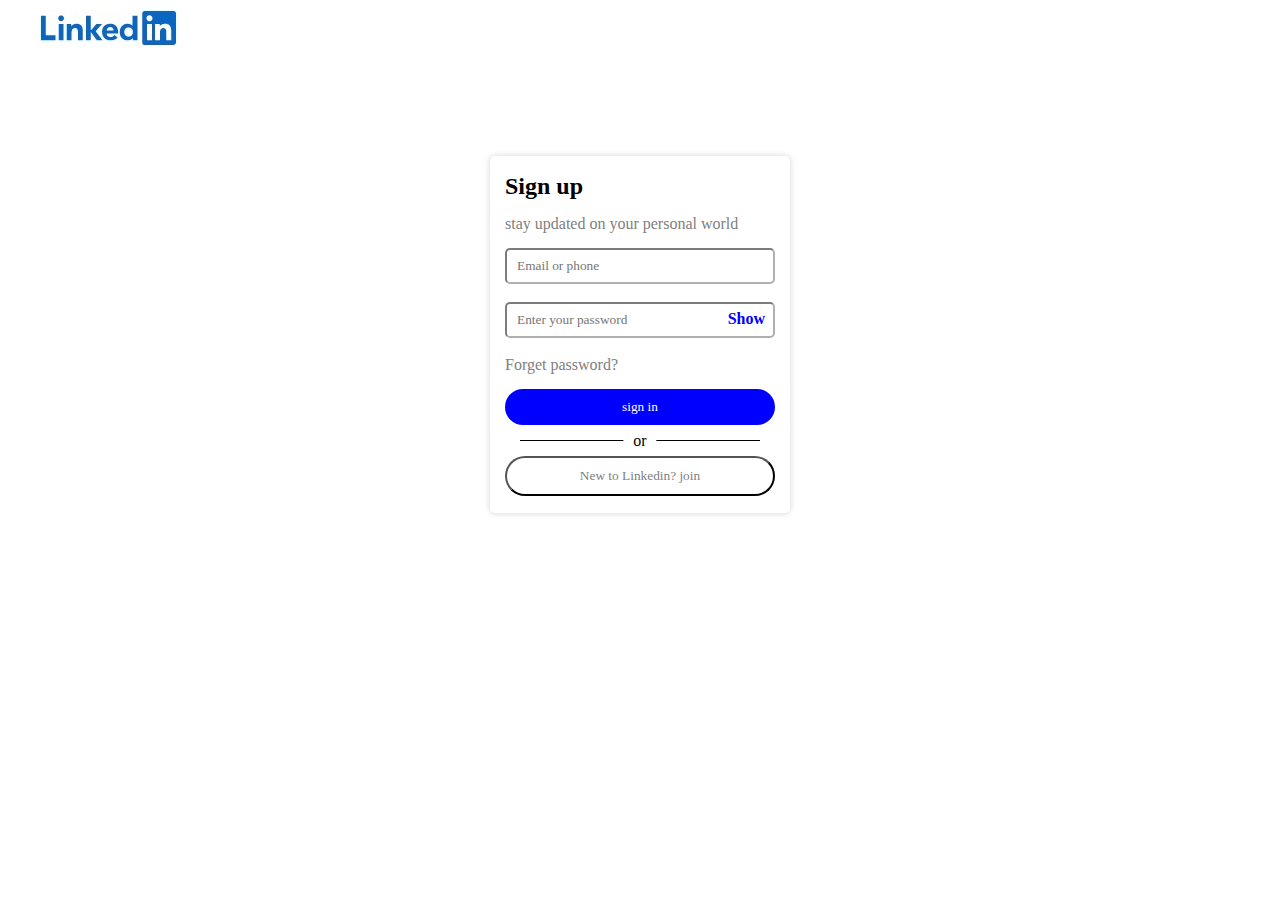
<file: index.html>
<! Doctype html>
<head>
<title>Form validation </title>
<link rel="stylesheet" href="css/style.css">
</head>
<body>





<img src="linkedin.jpeg">

<div class="box">
	<div class="head">
		<h2>Sign up</h2>
		<p>stay updated on your personal world</p>
	</div>
		<p class="error-msg1">Invalid id<br> Invalid password</p>
		<form >
		
			<div class="box1">
				<input type="email" id="user_email"  placeholder="Email or phone" class="form-control"><br><br>
				<p class="error-msg">Please Enter your Email..!</p>
			</div>
			
			<div class="box1">
				<div class="show">
					<input type="password" id="pwd" placeholder="Enter your password" class="form-control"><br><br>
					<b>Show</b>
					<p class="error-msg">Please Enter your password..!</p>
				</div>
			</div>
				
				<!-- <input class="box1" type="password" placeholder="Enter your password" class="form-control">
				<p class="error-msg">Confirm your password..!</p> -->
				<p>Forget password?</p>
				<button class="in" onclick="signup()" type="submit">sign in</button>
			<div class="open">
				<div class="empty"></div>
				<span class="or">or</span>
			</div>
				<button class="new" type="submit" >New to Linkedin? join</button>
		</form>

</div>




<script>
	
	let inputs=document.getElementsByClassName("form-control");
	let user_email=document.getElementById("user_email");
	let pass=document.getElementById("pwd");
	let error = document.getElementsByClassName("error-msg");
	let invalid = document.getElementsByClassName("error-msg1");
	 let isValid=0;
	
	
	function signup(){
	
		let isValid=0;
	
		for(let i=0;i < inputs.length;i++){
			event.preventDefault()
			if(inputs[i].value === ""){
			
 		//		alert("Enter valid id or password"); //

				inputs[i].parentNode.getElementsByTagName("p")[0].classList.add("invalid-input");
				isValid++;
			}else{
				inputs[i].parentNode.getElementsByTagName("p")[0].classList.remove("invalid-input");			
			}
			
			
	let login=[
	{
		Name:'Hari',
		email:'harikishorebala@gmail.com',
		password:'123'
	},
	{
		Name:'Kishore',
		email:'harikishore@gmail.com',
		password:'Aadvik'
	}
];	
	
	
	if(isValid === 0){
	let check=login.find(function(item){
		return item.email === user_email.value;
		});
		
		
		if (check && check.password === pass.value){
			return log(event);
		}else{
		//alert("login failed")//
		}
	
	
	}
	
	
	 if(isValid===0){	
		if(user_email.value === login.email ){
				invalid[0].classList.remove("error2");	
		}else{
			invalid[0].classList.add("error2");
}
	if(pass.value === login.password){
		invalid[0].classList.remove("error2");	
	
}
		else{
		invalid[0].classList.add("error2");
}
}

}



//login function
let getUrl = window.location.href;
	console.log(getUrl);
if(getUrl.includes("index.html")){
	let isLogin = localStorage.getItem("isLogin");
	if(!isLogin){
		window.location.replace("index.html");
	}
 }

//login function
function log (event){
	event.preventDefault();
	localStorage.setItem("isLogin",true);
	window.location.replace("main.html");
}

function out (event1){
	event1.preventDefault();
	localStorage.remove("isLogin")
	window.location.reolace("main.html");
}

}























</script>	

	
	

	

	

	
	
	









<!-- <div class="box">
<form onsubmit="">
	<div class="head">
		<h2>Sign in</h2>
		<p>stay updated on your personal world</p>
	</div>
	<div class="box1">
		<input type="email" placeholder="Email or phone" class="form-control">
		<p class="error-msg">Please Enter your Email..!</p>
	</div>
	<div class="box1">
		<input type="password" placeholder="Enter your password" class="form-control">
		<p class="error-msg">Please Enter your password..!</p>
	</div> -->
	<!-- 	<div class="box1">
		<input type="password" placeholder="Enter your password" class="form-control">
		<p class="error-msg">Confirm your password..!</p>
	</div> -->
<!-- 		<p>Forget password</p>
		<button class="in" type="submit" >Sign up</button>
	<div class="open">
		<div class="empty"></div>
			<span>or</span>
	</div>
		<button class="new" type="submit">New to Linkedin? join</button>
</form>

</div>
 -->





</body>
</html>
</file>
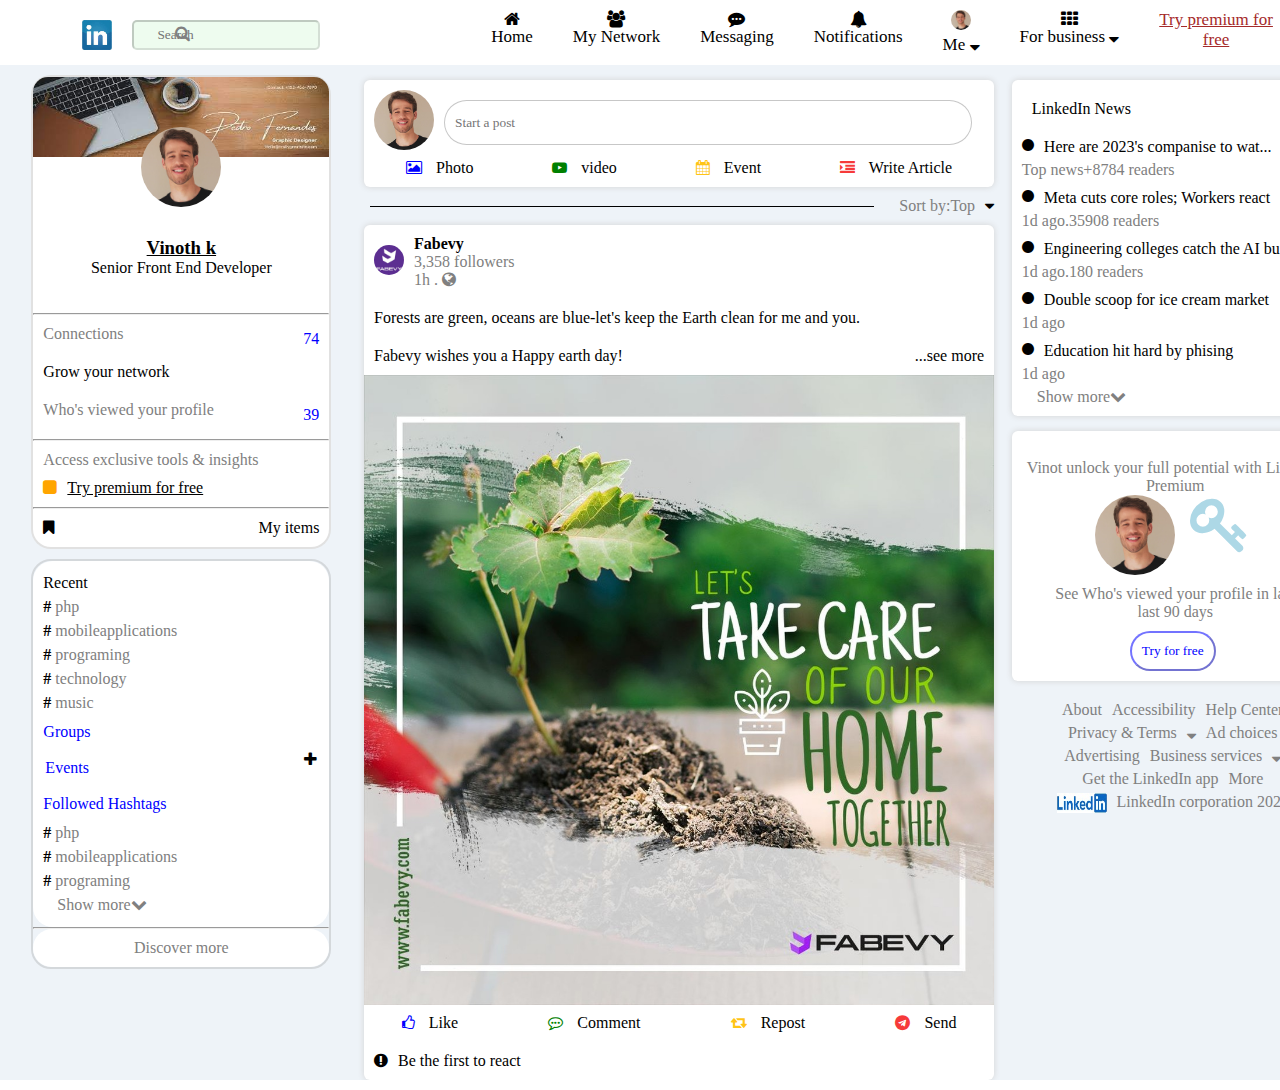
<file: main.html>
<! doctype>
<html>
<head>
<title>Linkedin Homepage</title>
<meta charset="utf=8">
<meta name="viewport"content="device-width,initial-scale=1.0">
<link rel="stylesheet" href="css/style1.css">
<link rel="stylesheet" href="icons/css/font-awesome.min.css">

</head>
<body>


<!--  Header section -->


<header>
	<div class="container">
		<div class="flex-container">
			<div class="flex-item3">
				<div class="header">
				<div class="img">
					<img src="link icon.jpg" height="30px" width="30px">
						</div>
				<input class="box1" type="value" name="search" placeholder="    Search">
				<span><i class="fa fa-search" aria-hidden="true"></i></span>
				</div>
			</div>
			<div class="flex-item">
				<div class="nav">
					<div >
						<ul class="pro">
<!-- 						
							<li class="list"><a href="#">Home</a></li>
							<li class="list"><a href="#">My Network</a></li>
							<li class="list"><a href="#">Jobs</a></li>
							<li class="list"><a href="#">Messaging</a></li>
							<li class="list"><a href="#">Notifications</a></li>
							<li class="list"><a href="#">Me</a></li>
							<li class="list"><a href="#">Work</a></li>
							<li class="list"><a href="#">Try premium for free</a></li>
						
 -->
 							<li><i class="fa fa-home" aria-hidden="true"></i><a href="#"><p>Home</a></p></li>
 							<li><i class="fa fa-users" aria-hidden="true"></i><a href="#"><p>My Network</a></p></li>
 							<li><i class="fa fa-commenting" aria-hidden="true"></i><a href="#"><p>Messaging</a></p></li>
 							<li><i class="fa fa-bell" aria-hidden="true"></i><a href="#"><p>Notifications</a></p></li>
							<div class="view">
								<li><img class="Profile" src="user.jpg" height="20px" width="20px"><a href="#"><p>Me
								<i class="fa fa-sort-desc" aria-hidden="true"></i></p></a>

								
								
<div class="hov">
	<div class="flex4">
		<img class="Profile" src="user.jpg" height="80px" width="80px">
	<div class="flex12">
		<p>Vinoth</p>
		<p>Senior frontend Developer</p>
	</div>
	</div>
	<div class="try2">	
		<a href="Profile.html">View profile</a>
	</div>
	<hr>
	<div>
		<b>Account</b>
		<div class="flex13">
			<div class="icon1">
				<i class="fa fa-square" aria-hidden="true"></i>
			</div>
				<p class="line1">Try premium for free</p>
		</div>	
		<div class="gray">
			<p>Settings & privacy</p>
			<p>Help</p>
			<p>Language</p>
		</div>
			<hr>
			<b>Manage</b>
		<div class="gray">
			<p>posts & Activity</p>
			<p>Job Posting Account</p>
		</div>
			<hr>
		<div class="gray">
			<button>Sign out</button>
		</div>
		
</div>
							<!-- 	<i class="fa fa-sort-desc" aria-hidden="true"></i></li></p> --></li>
							</div>
 							<li><i class="fa fa-th" aria-hidden="true"></i><a href="#"><p>For business</a>
							<i class="fa fa-sort-desc" aria-hidden="true"></i></li></p>
							<li><a href="#"><p class="line">Try premium for <p class="line">free</p></a></p>
						</ul>
						</div>
				</div>
			</div>
		</div>
	</div>
</header>	



<!-- Profile Section -->
<section>
<div class="container">
	<div class="flex-container">
		<div class="flex-item3">
			<div class="box2">
				<div class="user">
						<img class="img-border"src="banner.jpg" height="80px" width="296px">
						<p class="user-img"><img class="Profile" src="user.jpg" height="80px" width="80px"></p>
						<h3 class="line1">Vinoth k</h3>
						<p>Senior Front End Developer</p><br><br>
						<hr>
				</div>
					<div class="justify">
						<p>Connections</p>
						<p class="color">74</p>
					</div>
						<p class="grow">Grow your network</p>
					<div class="justify">
						<p>Who's viewed your profile</p>
						<p class="color">39</p>
					</div>
						<hr>
						<p class="gray">Access exclusive tools & insights</p>
					<div class="flex">
						<div class="icon1">
							<i class="fa fa-square" aria-hidden="true"></i>
						</div>
							<p class="line1">Try premium for free</p>
						</div>
							<hr>
						<div class="flex1">
							<i class="fa fa-bookmark" aria-hidden="true"></i>
							<p>My items</p>					
						</div>
			</div>
			
<!-- 			Second box
 -->			
 
						<div class="box3">
							<div class="box4">
								<p>Recent</p>
								<div class="box5">
									<p><b>#</b> php</p>
									<p><b>#</b> mobileapplications</p>
									<p><b>#</b> programing</p>
									<p><b>#</b> technology</p>
									<p><b>#</b> music</p>
								</div>
							
									<p class="color">Groups</p>
								<div class="flex2">
									<p class="color">Events</P>
									<i class="fa fa-plus" aria-hidden="true"></i>
								</div>
									<p class="color">Followed Hashtags</p>
								<div class="box5">							
									<p><b>#</b> php</p>
									<p><b>#</b> mobileapplications</p>
									<p><b>#</b> programing</p>
									<p class="show">Show more<i class="fa fa-chevron-down" aria-hidden="true"></i></p>		
								</div>
						</div>
							<hr>
							<p class="disc">Discover more</p>
						</div>
					
		</div>
		
		
<!-- Center Section -->
		<div class="flex-item6">
			<div class="box7">
				<div class="flex4">
					<img class="Profile" src="user.jpg" height="60px" width="60px">
						<div>
							<input class="box6" type="value" name="Start a post" placeholder="Start a post">						
							</div>
				</div>
				<div class="flex5">
						<div class="photo">
							<i class="fa fa-picture-o" aria-hidden="true"></i>
							<a>Photo</a>
						</div>
						<div class="video">
							<i class="fa fa-youtube-play" aria-hidden="true"></i>
							<a>video</a>
						</div>
						<div class="event">
							<i class="fa fa-calendar" aria-hidden="true"></i>
							<a>Event</a>
						</div>
						<div class="article">
							<i class="fa fa-indent" aria-hidden="true"></i>
							<a>Write Article</a>
						</div>
				</div>
			</div>	
				<div class="top">
					<div class="line2"> 
					</div>
					<p>Sort by:Top</p>
					<i class="fa fa-sort-desc" aria-hidden="true"></i>
				</div>
			
			<div class="box8">
				<div class="flex6">
				<img class="fab" src="fab.jpg" height="30px"; width="30px"> 
			<div class="box5">
				<b>Fabevy</b>
				<p>3,358 followers</p>
				<p>1h . <i class="fa fa-globe" aria-hidden="true"></i></p>
			</div>
			</div>
				<p class="flex15">Forests are green, oceans are blue-let's keep the Earth clean for me and you.</p>
				<div class="flex8">
				<p>Fabevy wishes you a Happy earth day!</p>
				<p>...see more</p>
				</div>
				<div>
					<img src="img.jpeg" width="100%" height="auto">		
				</div>
				<div class="flex5">
						<div class="photo">
							<i class="fa fa-thumbs-o-up" aria-hidden="true"></i>
							<a>Like</a>
						</div>
						<div class="video">
							<i class="fa fa-commenting-o" aria-hidden="true"></i>
							<a>Comment</a>
						</div>
						<div class="event">
							<i class="fa fa-retweet" aria-hidden="true"></i>
							<a>Repost</a>
						</div>
						<div class="article">
							<i class="fa fa-telegram" aria-hidden="true"></i>
							<a>Send</a>
						</div>
					</div>
					<div class="flex9">
						<i class="fa fa-exclamation-circle" aria-hidden="true"></i>
						<p>Be the first to react</p>
					</div>
		</div>
</div>

			
		<div class="flex-container3">
			<div class="box7">
				<div class="flex8">
				<p>LinkedIn News</p>
				<i class="fa fa-exclamation-circle" aria-hidden="true"></i>
				</div>	
				<div class="flex10">
					<i class="fa fa-circle" aria-hidden="true"></i>
					<p>Here are 2023's companise to wat...</p>
				</div>
					<p class="gray1">Top news+8784 readers</p>
				<div class="flex10">
					<i class="fa fa-circle" aria-hidden="true"></i>
					<p>Meta cuts core roles; Workers react</p>
				</div>
					<p class="gray1">1d ago.35908 readers</p>
					
				<div class="flex10">
					<i class="fa fa-circle" aria-hidden="true"></i>
					<p>Engineering colleges catch the AI bug</p>
				</div>
					<p class="gray1">1d ago.180 readers</p>
				<div class="flex10">
					<i class="fa fa-circle" aria-hidden="true"></i>
					<p>Double scoop for ice cream market</p>
				</div>
					<p class="gray1">1d ago</p>
				<div class="flex10">
					<i class="fa fa-circle" aria-hidden="true"></i>
					<p>Education hit hard by phising</p>
				</div>
					<p class="gray1">1d ago</p>
				<p class="show1">Show more<i class="fa fa-chevron-down" aria-hidden="true"></i></p>		
			</div>
			<div class="box7">
				<div class="flex11">
					<p>Ad</p>
					<b>...</b>
				</div>
				<div class="gray2">
				<p>Vinot unlock your full potential with Linkedin</p>
				<p>Premium</P>
				</div>
				
				<div class="key">
					<img class="Profile" src="user.jpg" height="80px" width="80px">
					<i class="fa fa-key" aria-hidden="true"></i>
					
				</div>
				<div class="gray2">
				<p>See Who's viewed your profile in last</p>
				<p>last 90 days</P>
				</div>
				
				<div class="try1">
					<button>Try for free</button>
				
				</div>
				
				
				
			</div>

		
				<div class="key1">
					<p>About</p>
					<p>Accessibility</p>
					<p>Help Center</p>
				</div>
				<div class="key2">
					<p>Privacy & Terms</p>
					<i class="fa fa-sort-desc" aria-hidden="true"></i>
					<p>Ad choices</p>
				</div>
				<div class="key2">
					<p>Advertising</p>
					<p>Business services</p>
					<i class="fa fa-sort-desc" aria-hidden="true"></i>
				</div>
				<div class="key2">
					<p>Get the LinkedIn app</p>
					<p>More</p>
				</div>
				<div class="key2">
					<img src="linkedin.jpeg" height="20px" width="50px">
					<p>LinkedIn corporation 2023</p>
				</div>
		</div>
		
		


<!-- Center Section -->

<!-- 
<Section>
	<div class="container">
		<div class="flex-container">
			<div class="flex-item6">
				<img class="Profile" src="user.jpg" height="80px" width="80px">
				<p>start a post</p>
			
			</div>
		</div>
	</div> -->
	
	
	
	
	
	
<!-- Hover section -->




</div>
		
		
	
	
</Section>
</file>
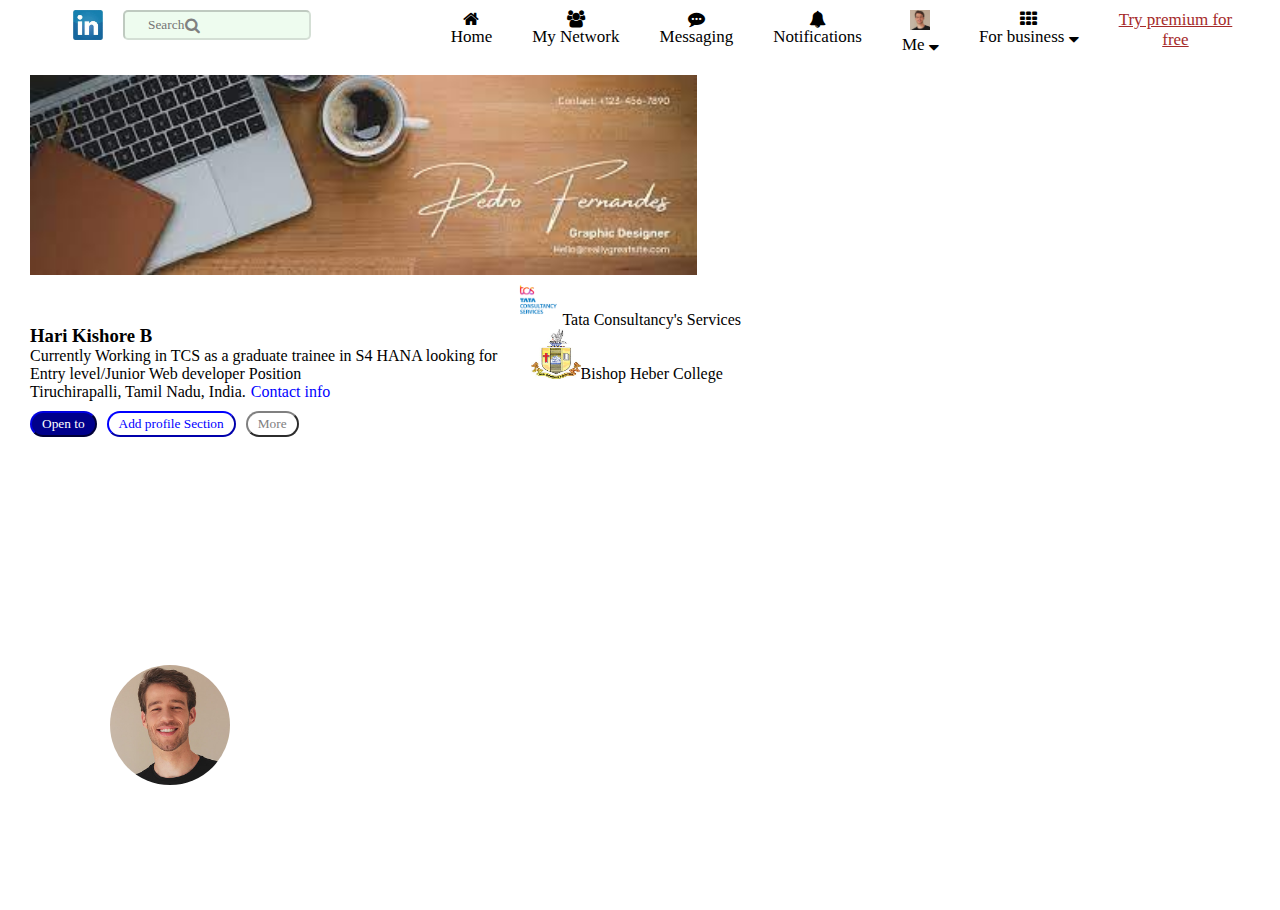
<file: profile.html>
<! doctype>
<html>
<head>
<meta charset="utf=8">
<meta name="viewport"content="device-width,initial-scale=1.0">
<link rel="stylesheet" href="css/style2.css">
<link rel="stylesheet" href="icons/css/font-awesome.min.css">

</head>
<body>


<!--  Header section -->


<header>
	<div class="container">
		<div class="flex-container">
			<div class="flex-item3">
				<div class="header">
				<div class="img">
					<img src="link icon.jpg" height="30px" width="30px">
						</div>
				<input class="box1" type="value" name="search" placeholder="    Search">
				<span><i class="fa fa-search" aria-hidden="true"></i></span>
				</div>
			</div>
			<div class="flex-item">
				<div class="nav">
					<div >
						<ul class="pro">
<!-- 						
							<li class="list"><a href="#">Home</a></li>
							<li class="list"><a href="#">My Network</a></li>
							<li class="list"><a href="#">Jobs</a></li>
							<li class="list"><a href="#">Messaging</a></li>
							<li class="list"><a href="#">Notifications</a></li>
							<li class="list"><a href="#">Me</a></li>
							<li class="list"><a href="#">Work</a></li>
							<li class="list"><a href="#">Try premium for free</a></li>
						
 -->
 							<li><i class="fa fa-home" aria-hidden="true"></i><a href="#"><p>Home</a></p></li>
 							<li><i class="fa fa-users" aria-hidden="true"></i><a href="#"><p>My Network</a></p></li>
 							<li><i class="fa fa-commenting" aria-hidden="true"></i><a href="#"><p>Messaging</a></p></li>
 							<li><i class="fa fa-bell" aria-hidden="true"></i><a href="#"><p>Notifications</a></p></li>
							<div class="view">
								<li><img class="Profile" src="user.jpg" height="20px" width="20px"><a href="#"><p>Me
								<i class="fa fa-sort-desc" aria-hidden="true"></i></p></a>

								
								
<div class="hov">
	<div class="flex4">
		<img class="Profile" src="user.jpg" height="80px" width="80px">
	<div class="flex12">
		<p>Vinoth</p>
		<p>Senior frontend Developer</p>
	</div>
	</div>
	<div class="try2">	
		<a href="Profile.html">View profile</a>
	</div>
	<hr>
	<div>
		<b>Account</b>
		<div class="flex13">
			<div class="icon1">
				<i class="fa fa-square" aria-hidden="true"></i>
			</div>
				<p class="line1">Try premium for free</p>
		</div>	
		<div class="gray">
			<p>Settings & privacy</p>
			<p>Help</p>
			<p>Language</p>
		</div>
			<hr>
			<b>Manage</b>
		<div class="gray">
			<p>posts & Activity</p>
			<p>Job Posting Account</p>
		</div>
			<hr>
		<div class="gray">
			<button>Sign out</button>
		</div>
		
</div>
							<!-- 	<i class="fa fa-sort-desc" aria-hidden="true"></i></li></p> --></li>
							</div>
 							<li><i class="fa fa-th" aria-hidden="true"></i><a href="#"><p>For business</a>
							<i class="fa fa-sort-desc" aria-hidden="true"></i></li></p>
							<li><a href="#"><p class="line">Try premium for <p class="line">free</p></a></p>
						</ul>
						</div>
				</div>
			</div>
		</div>
</header>	





<!-- profile-page -->


<section>

	<div class="container">

		<div class="flex-item10">
			<div class="profile-page">
				<img src="banner.jpg" height="200px" width="auto">
			<div class="profile-image"> 
				<img src="user.jpg">
			</div>
				<div class="education">
					<div class="description">
						<h3>Hari Kishore B</h3>
						<p>Currently Working in TCS as a graduate trainee in S4 HANA looking for</p>
						<p> Entry level/Junior Web developer Position</p>
					</div>
					<div class="edu">
						<p><img src="tcs.png">Tata Consultancy's Services</p>
						<p><img src="bhc.jpg">Bishop Heber College</p>
					</div>
				</div>
			<div class="info">	
				<p>Tiruchirapalli, Tamil Nadu, India.</p><a href="#"> Contact info</a>
			</div>
			<div class="btns">
				<button class="open-to">Open to</button>
				<button class="add">Add profile Section</button>
				<button class="more">More</button>

			<div>
	</div>

</div>



</div>
</div>
</div>





</section>
</body>
</html>
</file>
<file: css/style.css>
*{
margin:0;
padding:0;
box-sizing:border-box;
font-family:georgian;
}
img{
	padding:10px 40px;
}
/* .head p{
	padding:15px 0px;
} */
.head h2{
	margin-bottom:15px;
}
p{
	color:gray;
	padding-bottom:15px; 
}
.box{
/* 	border:2px solid black;
	width:450px;
	margin:0 auto; */
	width:300px;
	padding:17px 15px;
	border-radius:5px;
	margin:100px auto;
	box-shadow:0px 0px 6px lightgray;
}
.box1 input{
    padding: 8px 0px 8px 10px;
	border-radius:5px;
	border-color:#8080809e;
	width:100%;	
}
.show{
	position:relative;
}
.show b{
	position:absolute;
	top:8px;
	right:10px;
	color:blue;
	cursor:pointer;
}
/* .form-control{
	width:100%;
	border-radius:5px;
	height:40%;
	padding:10px;
	border:1px black;
} */

.in{
	width:100%;
	cursor:pointer;
	padding:10px;
	background-color:blue;
	color:white;
	border-radius:20px;
	border:none;
}
.new{
	width:100%;
	padding:10px;
	color:gray;
	border-radius:20px;
	background-color:white;
}
.empty{
	height:1px;
	background-color:black;
}
.open{
	padding:15px;
	position:relative;
}
.or{
	position:absolute;
	left:50%;
	top:50%;
	transform:translate(-50%,-50%);
	padding:0px 10px;
	background-color:white;
}
 .invalid-input{
	display:block !important;
} 
.error-msg{
	display:none;
	color:red;
}
.error-msg1{
	display:none;
}
.error2{
	color:red;
	display:block !important;
}
</file>
<file: css/style1.css>
*{
	margin:0;
	padding:0;
	box-sizing:border-box;
	font-family:georgian;
}
.container{
	width:1350px;
	margin-left:auto;
	margin-right:auto;
	padding-left:15px;
	padding-right:15px;
}
.flex-container{
	display:flex;
	flex-wrap:wrap;
	margin-left:-15px;
	margin-right:-15px;
	margin-top:-10px;
	padding-left:15px;
	padding-right:15px;
	justify-content:space-around;
}
.flex-item1{
	width:8.3%;
	flex:0 0 auto;
	padding-left:15px;
	padding-right:15px;
}
.flex-item2{
	width:16.6%;
	flex:0 0 auto;
	padding-left:15px;
	padding-right:15px;
}
.flex-item3{
	margin-top:10px;
	width:25%;
	flex:0 0 auto;
	padding-left:15px;
	padding-right:15px;
}
.flex-item4{
	width:33.3%;
	flex:0 0 auto;
	padding-left:15px;
	padding-right:15px;
}
.flex-item5{
	width:41.6%;
	flex:0 0 auto;
	padding-left:15px;
	padding-right:15px;
}
.flex-item6{
	width:50%;
	flex:0 0 auto;
	padding-left:15px;
	padding-right:15px;
}
.flex-item7{
	width:58.3%;
	flex:0 0 auto;
	padding-left:15px;
	padding-right:15px;
}
.flex-item8{
	width:66.6%;
	flex:0 0 auto;
	padding-left:15px;
	padding-right:15px;
}
.flex-item9{
	width:75%;
	flex:0 0 auto;
	padding-left:15px;
	padding-right:15px;
}
.flex-item10{
	width:83.3%;
	flex:0 0 auto;
	padding-left:15px;
	padding-right:15px;
}
.flex-item11{
	width:91.6%;
	flex:0 0 auto;
	padding-left:15px;
	padding-right:15px;
}
.flex-item12{
	width:100%;
	flex:0 0 auto;
	padding-left:15px;
	padding-right:15px;
}
section{
	background-color:#eef3f8;
}
.header{
	margin-bottom:-50px;
}
.img{
	margin-top:20px;
	padding:0px 10px;
	position:relative;
}
.pro{
  	display:flex; 	
	list-style-type:none;
	font-size: 17px;
	width:100%;
}
.nav{
	display:flex;
	align-items:center;
}
a{
	text-decoration:none;
	color:black;
}
.box1{
	position:relative;
	left:60px;
	bottom:30px;
	padding:5px 10px;
	border-radius:5px;	
	border-color:#8080803d;
	background-color:#90ee9326;
}
span{
	position:absolute;
	top:25px;
	left:175px;
	color:gray;
}
li{
	text-align:center;
    padding: 20px;
    position: relative;
}
.line{
	color:brown;
	text-decoration:underline;
}




/* Profile section */


.user{
	text-align:center;
}
.profile{
	border-radius:100px;
}
.user-img{
	position:relative;
	bottom:30px;
}
.img-border{
	border-radius:15px 15px 0px 0px;
}
.box2{
	background-color:white;
	border:2px solid black;
	border-color:#8080803d;
	border-radius:20px;
}
.line1{
	text-decoration:underline;
	color:black;
}
.justify {
	display:flex;
    justify-content: space-between;
	color:gray;
	padding:10px;
}
.grow{
	padding-bottom:10px;
	padding-left:10px;
}
.color{
	color:blue;
	padding:5px 0px;;
}
.gray{
	padding:10px;
	color:gray;
}
.flex{
	padding-left:10px;
	padding-bottom:10px;
	display:flex;
}
.flex p{
	margin-left:10px;
}
.icon1{
	color:orange;	
}
.flex1{
	padding:10px;
	display:flex;
	justify-content:space-between;
}
.flex1 p{
	margin-left:10px;
}
.flex2{
	padding:2px;
	display:flex;
	justify-content:space-between;
}
.box3{
	margin-top:10px;
	border:2px solid black;
	border-color:#8080803d;
	border-radius:20px;	
}
.box4{
	border-radius:20px;
	background-color:white;
	padding:10px;
	line-height:1.5;
}
.box5 p{
	color:gray;
}
.box5 b{
	color:black;
}
.show{
	margin-left:14px;
}
.disc{
	background-color:white;
	border-radius:20px;
	text-align:center;
	color:gray;
	padding:10px;
}


/* center section */

.flex4{
	display:flex;
}
.flex4 img{
	margin-right:10px;
}
.box6{
	border-radius:30px;
	margin-top:10px;
	border:1px solid;
	width:300%;
	height:45px;
	border-color:#80808070;
	color:gray;
	padding-left:10px;
}
.box6 p{
	margin:13px;
}
.box7{
	background-color:white;
	margin-top:15px;
    border-radius: 6px;
    border-color: gray;
    padding: 10px;
	box-shadow:0px 0px 6px lightgray;
}
.box8 {
    background-color: white;
    border-radius: 6px;
    border-color: gray;
    box-shadow: 0px 0px 6px lightgray;
}
.flex5{
	display:flex;
	gap:15px;
	justify-content:space-around;
}
.flex6{
	display:flex;
	padding:10px;
	gap:10px;
}
.photo i{
	color:blue;
	font-size:15px;
	padding:10px 10px 0px 0px;
	}
.video i{
	color:green;
	font-size:15px;
	padding:10px 10px 0px 0px;
	}
.event i{
	color:#ffc107f0;
	font-size:15px;
	padding:10px 10px 0px 0px;
}
.article i{
	color:#f50d0dd1;
	font-size:15px;
	padding:10px 10px 0px 0px;
	}
	
.line2{
	border-bottom:1px solid;
	margin:auto;
	text-align:left;
	width:80%;	
}
.top p{
	color:gray;
	margin-left:10px;
	padding:10px;
}
.top i{
	padding-top:7px;
}
.top{
	display:flex;
}





.fab{
	border-radius:20px;
	margin-top:10px;
}
.flex8{
	display:flex;
	padding:10px;
	justify-content:space-between;
}
.flex9{
	display:flex;
	margin-top:10px;
	padding:10px;
}
.flex9 p{
	margin-left:10px;
}
.flex15{
	padding:10px;
}
.gray1{
	color:gray;
	margin-top:5px;
}
.flex10{
	display:flex;
	gap:10px;
	margin-top:10px;
}
.flex10 i{
	font-size:14px;
}	
.show1{
	margin:5 0 0 15px;
	color:gray;
}
.flex11{
	display:flex;
	justify-content:flex-end;
	gap:5px;
}



.gray2{
	color:gray;
	text-align:center;
	margin-left:5px;
}


.key{
	display:flex;
	justify-content:center;
	gap:15px;
	margin-bottom:10px;

}
.key i{
	color:lightblue;
	font-size:60px;
}
.try1{
	text-align:center;
	border:1px blue;
}
.try1 button{
	margin-top:10px;
	padding:10px;
	color:blue;
	background-color:white;
	border-radius:20px;
	border-color:#0000ff8c;
}
.key1{
	margin-top:20px;
	display:flex;
	gap:10px;
	color:gray;
	justify-content:center;
}
.key2{
	margin:5px;
	display:flex;
	gap:10px;
	color:gray;
	justify-content:center;
}
.flex12{
	margin-top:22px;
}









.hov{
	width:300px;
    background-color: white;
    border-radius: 20px;
    border-color: gray;
    padding: 10px;
	visibility:hidden;
	display:none;
	position:absolute;
	right:0;
    box-shadow: 0px 0px 6px lightgray;
	text-align:left;
	
}
.try2{
	margin:10px 0px;
}
.try2 a {
	/* margin-bottom:10px;
	margin-top:10px; */
	/* width:100%; */
  padding: 4px 90px;
    color: blue;
	border:1px solid blue;
    background-color: white;
    border-radius: 20px;
    border-color: #0000ff8c;
}
.flex13{
	margin-top:5px;
	gap:10px;
    /* padding-left: 10px; */
    padding-bottom: 10px;
    display: flex;
}
.hov hr{
	margin-top:5px;
	margin-bottom:5px;
}

.view:hover .hov{
	visibility:visible;
	display:block;
}
</file>
<file: css/style2.css>
*{
	margin:0;
	padding:0;
	box-sizing:border-box;
	font-family:georgian;
}
.container{
	width:1300px;
	margin-left:auto;
	margin-right:auto;
	padding-left:15px;
	padding-right:15px;
}
.flex-container{
	display:flex;
	flex-wrap:wrap;
	margin-left:-15px;
	margin-right:-15px;
	margin-top:-10px;
	padding-left:15px;
	padding-right:15px;
	justify-content:space-around;
}
.flex-item1{
	width:8.3%;
	flex:0 0 auto;
	padding-left:15px;
	padding-right:15px;
}
.flex-item2{
	width:16.6%;
	flex:0 0 auto;
	padding-left:15px;
	padding-right:15px;
}
.flex-item3{
	margin-top:10px;
	width:25%;
	flex:0 0 auto;
	padding-left:15px;
	padding-right:15px;
}
.flex-item4{
	width:33.3%;
	flex:0 0 auto;
	padding-left:15px;
	padding-right:15px;
}
.flex-item5{
	width:41.6%;
	flex:0 0 auto;
	padding-left:15px;
	padding-right:15px;
}
.flex-item6{
	width:50%;
	flex:0 0 auto;
	padding-left:15px;
	padding-right:15px;
}
.flex-item7{
	width:58.3%;
	flex:0 0 auto;
	padding-left:15px;
	padding-right:15px;
}
.flex-item8{
	width:66.6%;
	flex:0 0 auto;
	padding-left:15px;
	padding-right:15px;
}
.flex-item9{
	width:75%;
	flex:0 0 auto;
	padding-left:15px;
	padding-right:15px;
}
.flex-item10{
	width:83.3%;
	flex:0 0 auto;
	padding-left:15px;
	padding-right:15px;
}
.flex-item11{
	width:91.6%;
	flex:0 0 auto;
	padding-left:15px;
	padding-right:15px;
}
.flex-item12{
	width:100%;
	flex:0 0 auto;
	padding-left:15px;
	padding-right:15px;
}




/* Header */

.header{
	margin-bottom:-50px;
}
.img{
	margin-top:10px;
	padding:0px 10px;
	position:relative;
}
.pro{
  	display:flex; 	
	list-style-type:none;
	font-size: 17px;
	width:100%;
}
.nav{
	display:flex;
	align-items:center;
}
a{
	text-decoration:none;
	color:black;
}
.box1{
	position:relative;
	left:60px;
	bottom:30px;
	padding:5px 10px;
	border-radius:5px;	
	border-color:#8080803d;
	background-color:#90ee9326;
}
span{
	position:absolute;
	top:17px;
	left:185px;
	color:gray;
}
li{
	text-align:center;
    padding: 20px;
    position: relative;
}
.line{
	color:brown;
	text-decoration:underline;
}
.nav{
	display:flex;
	align-items:center;
}


.hov{
	width:300px;
    background-color: white;
    border-radius: 20px;
    border-color: gray;
    padding: 10px;
	visibility:hidden;
	display:none;
	position:absolute;
	right:0;
    box-shadow: 0px 0px 6px lightgray;
	text-align:left;
	
}
.try2{
	margin:10px 0px;
}
.try2 a {
	/* margin-bottom:10px;
	margin-top:10px; */
	/* width:100%; */
  padding: 4px 90px;
    color: blue;
	border:1px solid blue;
    background-color: white;
    border-radius: 20px;
    border-color: #0000ff8c;
}
.flex13{
	margin-top:5px;
	gap:10px;
    /* padding-left: 10px; */
    padding-bottom: 10px;
    display: flex;
}
.hov hr{
	margin-top:5px;
	margin-bottom:5px;
}

.view:hover .hov{
	visibility:visible;
	display:block;
}



/* profile page */



.profile-page{
	background-color:white;
}
.profile-image{
	position:absolute;	
	bottom:115px;
	left:110px;	
}
.profile-image img{
	background-color:white;
	border-radius:100px;
	height:120px;
	width:120px;
}
.info{
	gap:5px;
	display:flex;
}
.info a{
	color:blue;
}
.btns{
	display:flex;
	margin-top:10px;
	gap:10px;
}
.open-to{
	color:white;
	border-color:darkblue;
	border-radius:15px;
	background-color:darkblue;
	padding:3 10 3 10px;
}
.add{
	color:blue;
	border-color:blue;
	border-radius:15px;
	background-color:white;
	padding:3 10 3 10px;
}
.more{
	color:gray;
	border-color:gray;
	border-radius:15px;
	background-color:white;
	padding:3 10 3 10px;
}
.edu{
	text-align:center;
}
.edu img{
	text-align:center;	
	position:relative;	
	height:50px;
	width:50px;
}
.education{
	gap:15px;
	display:flex;
}
.description{
	margin-top:50px;
}
</file>
